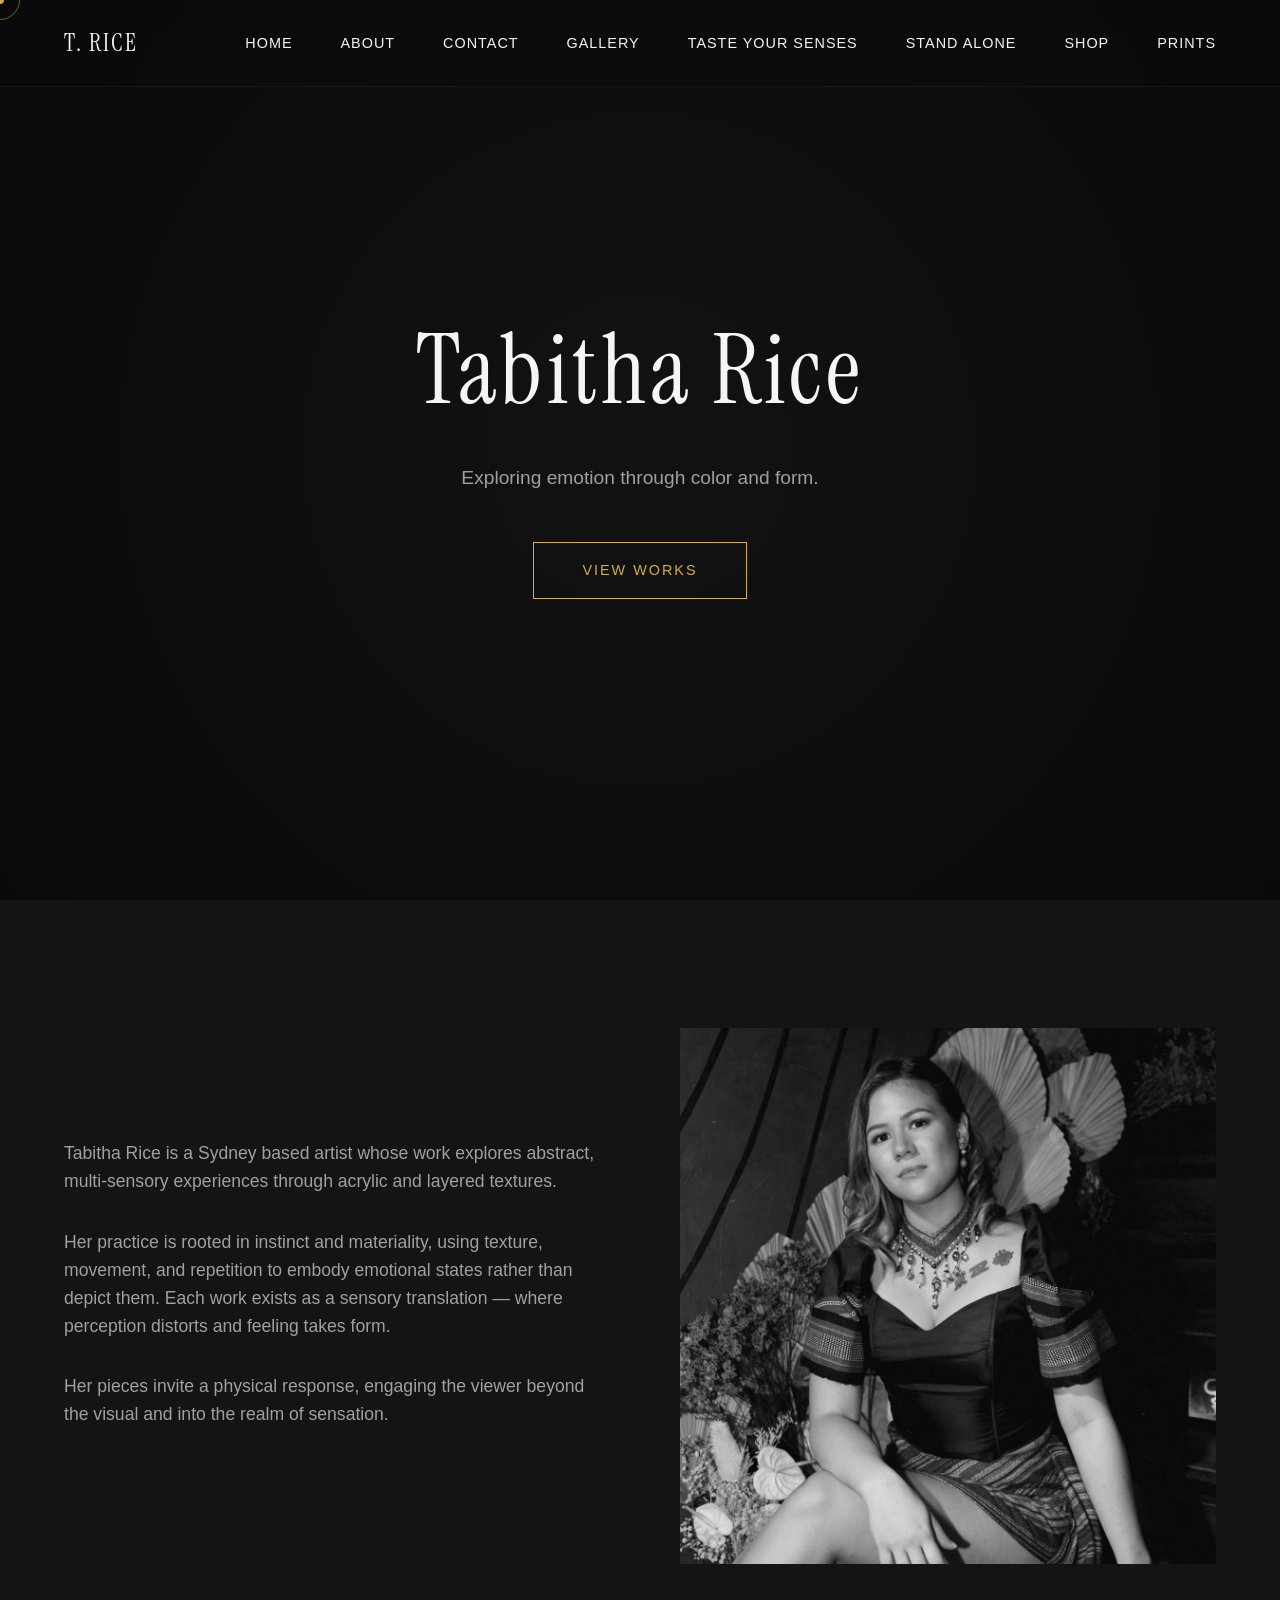
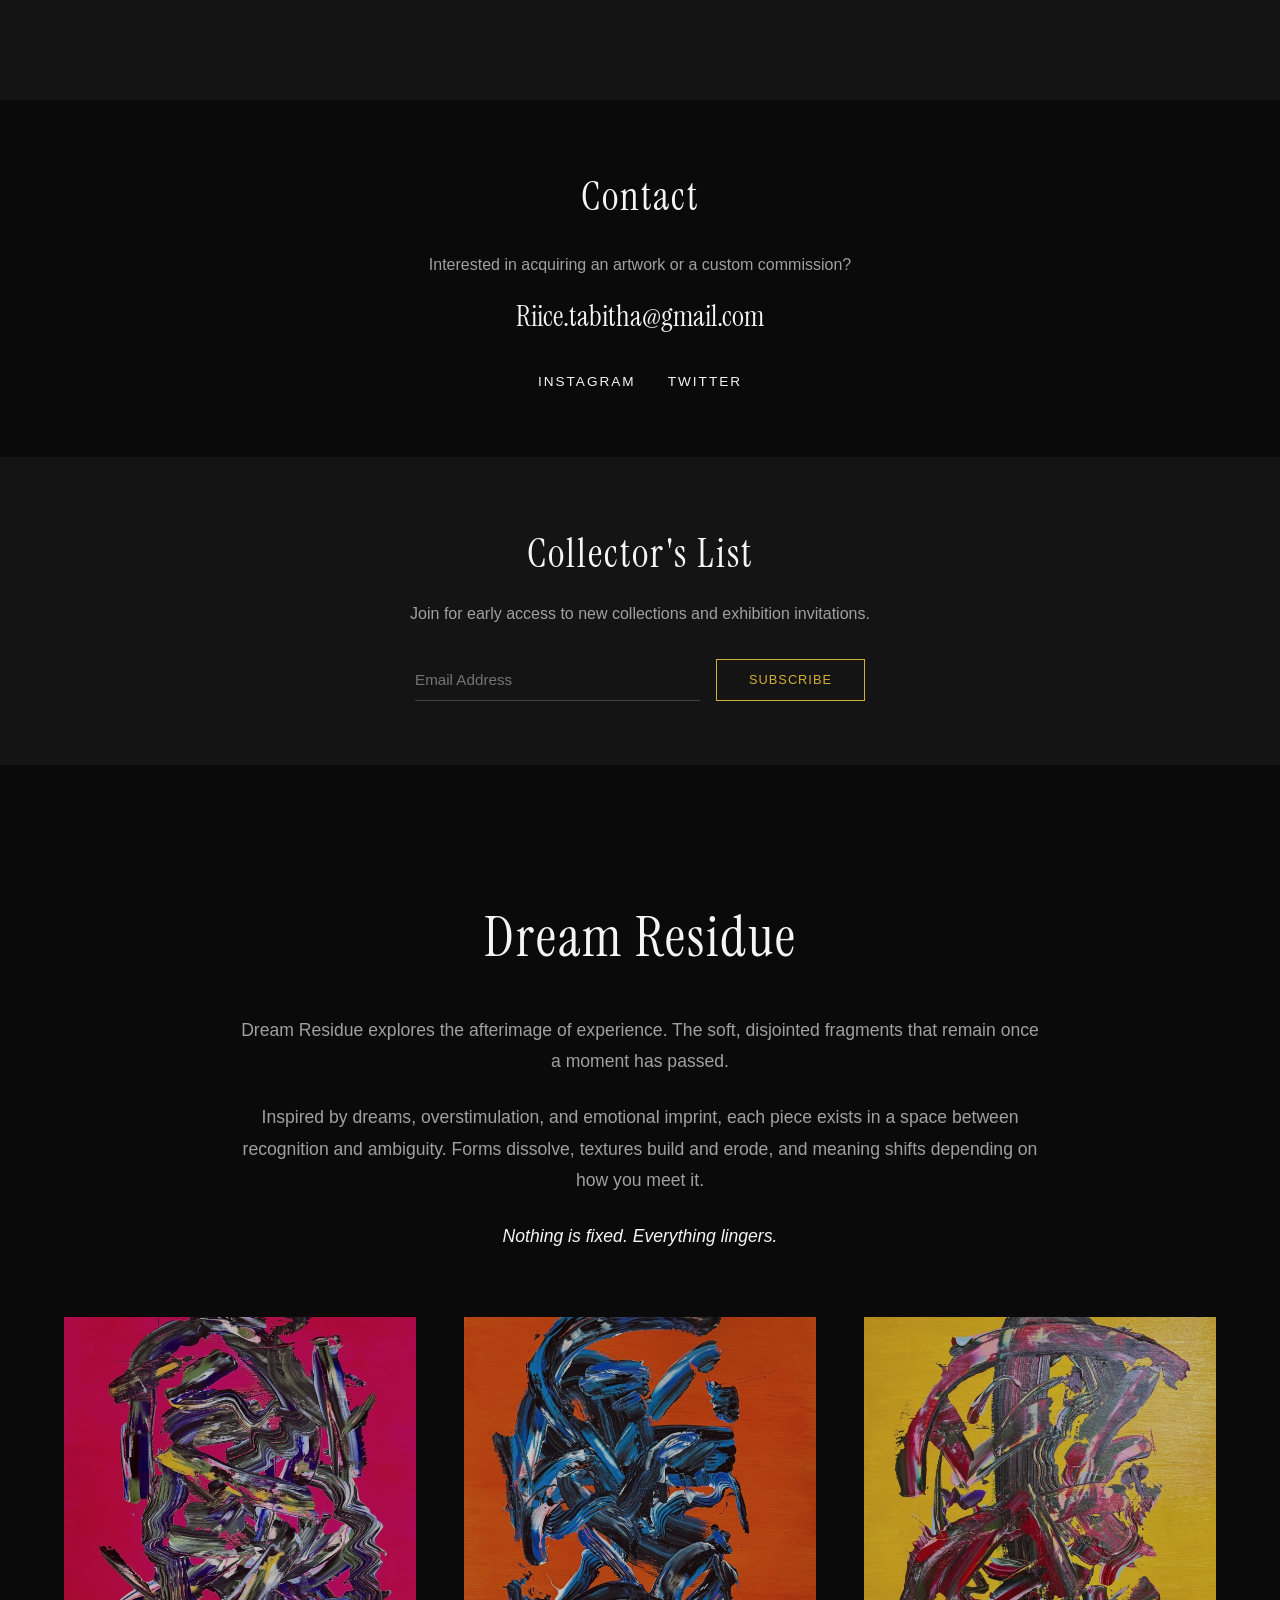
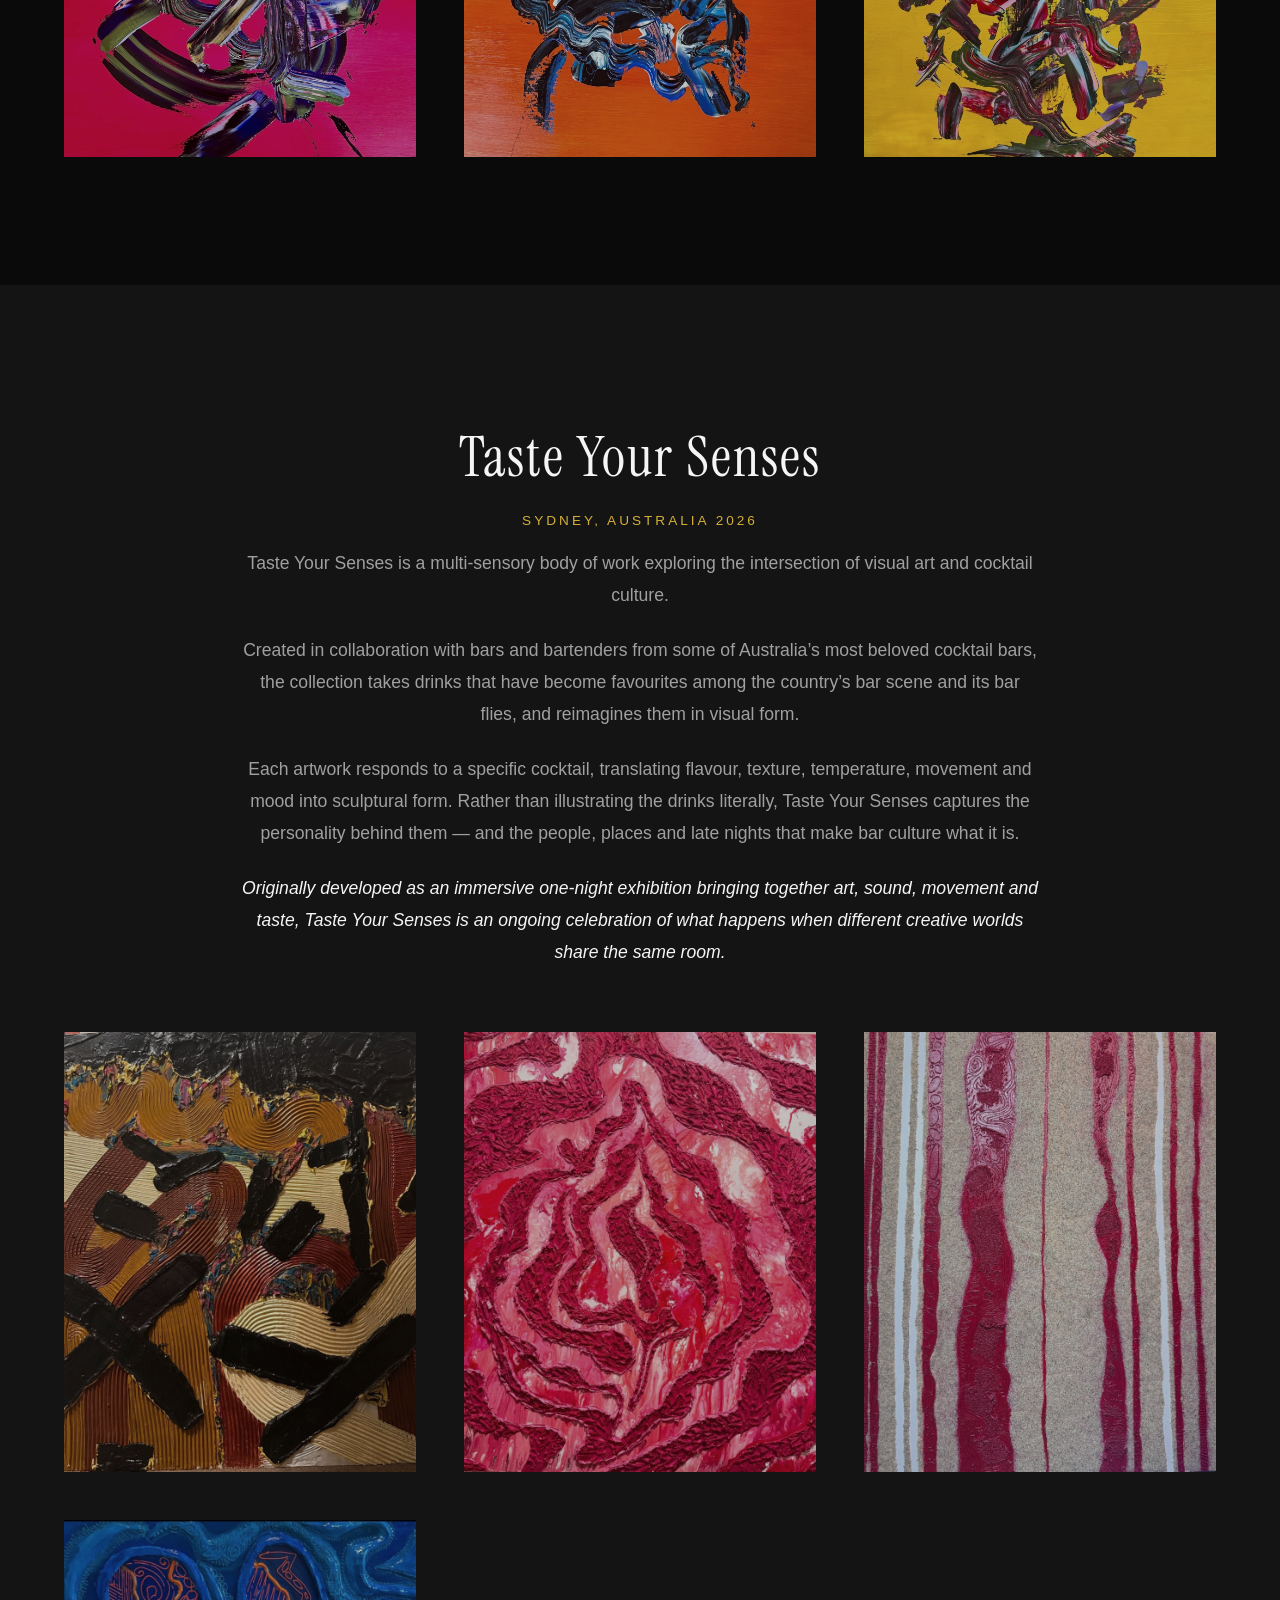
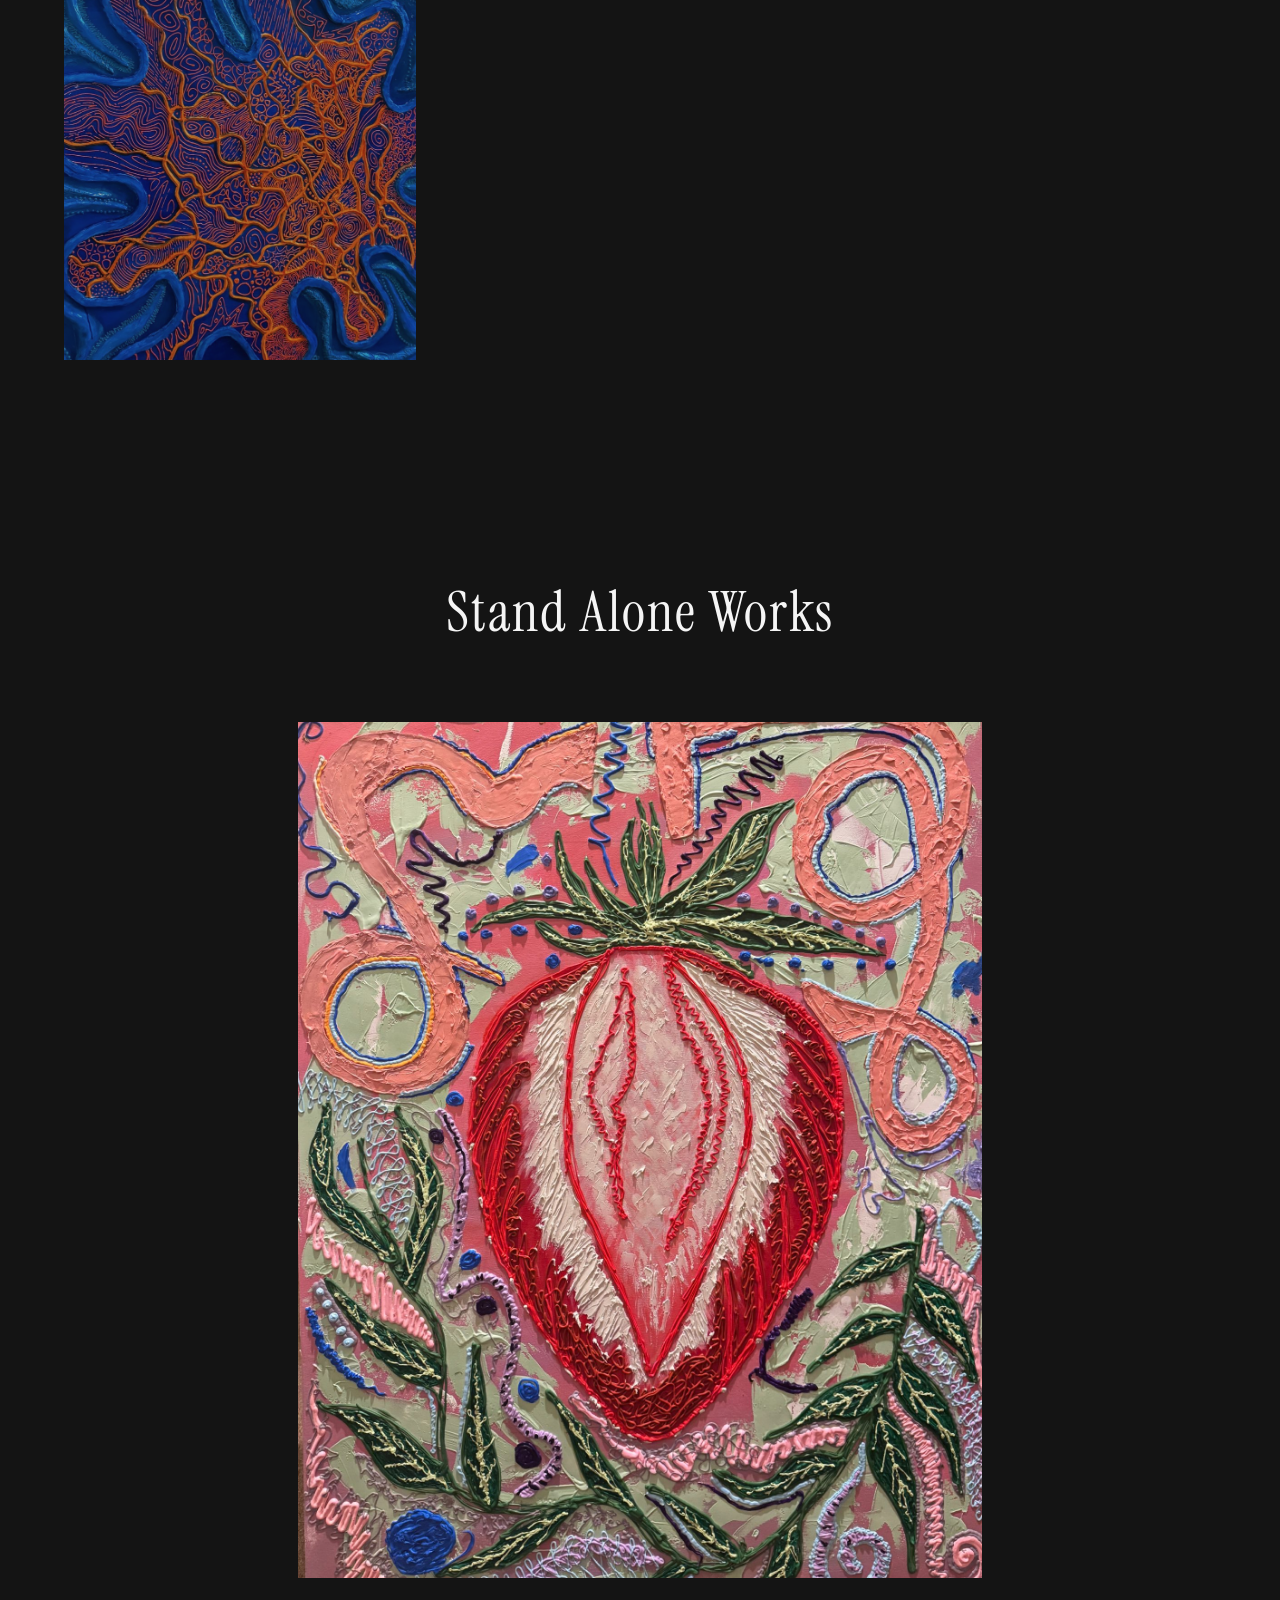
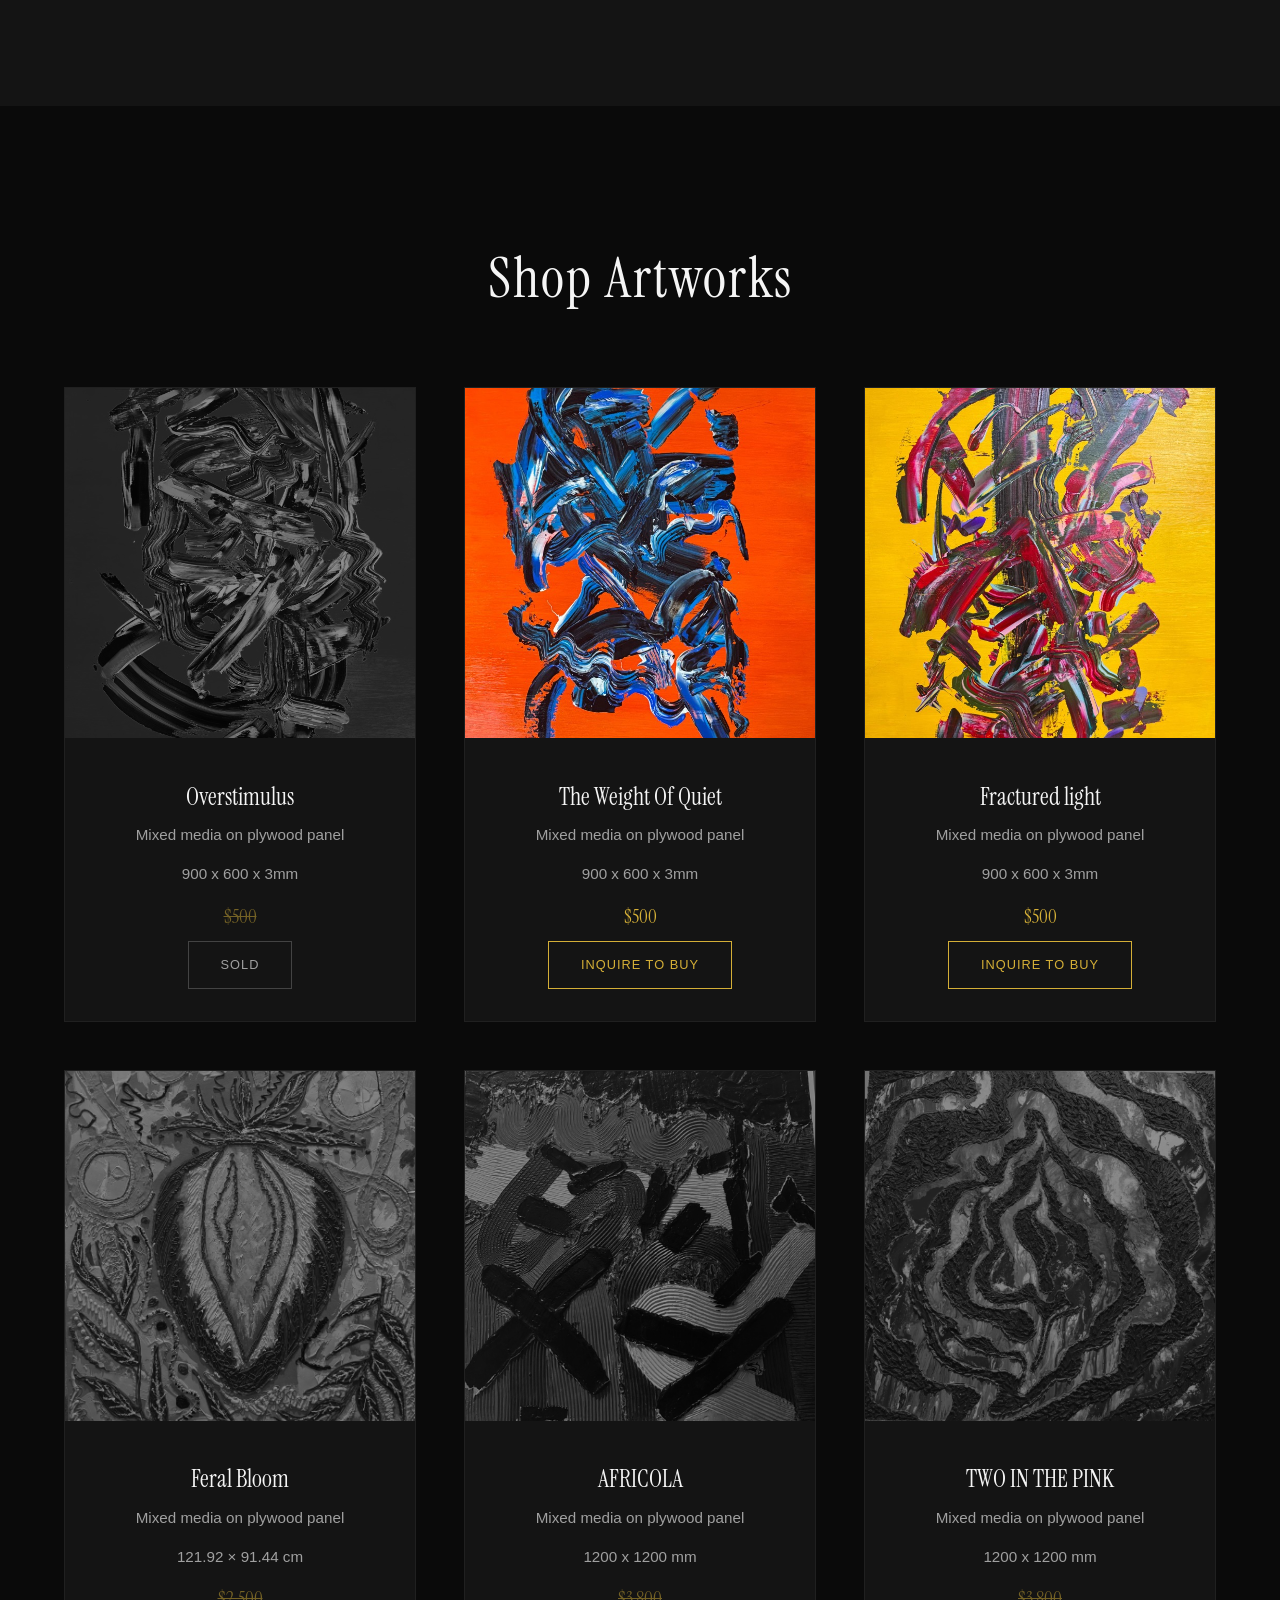
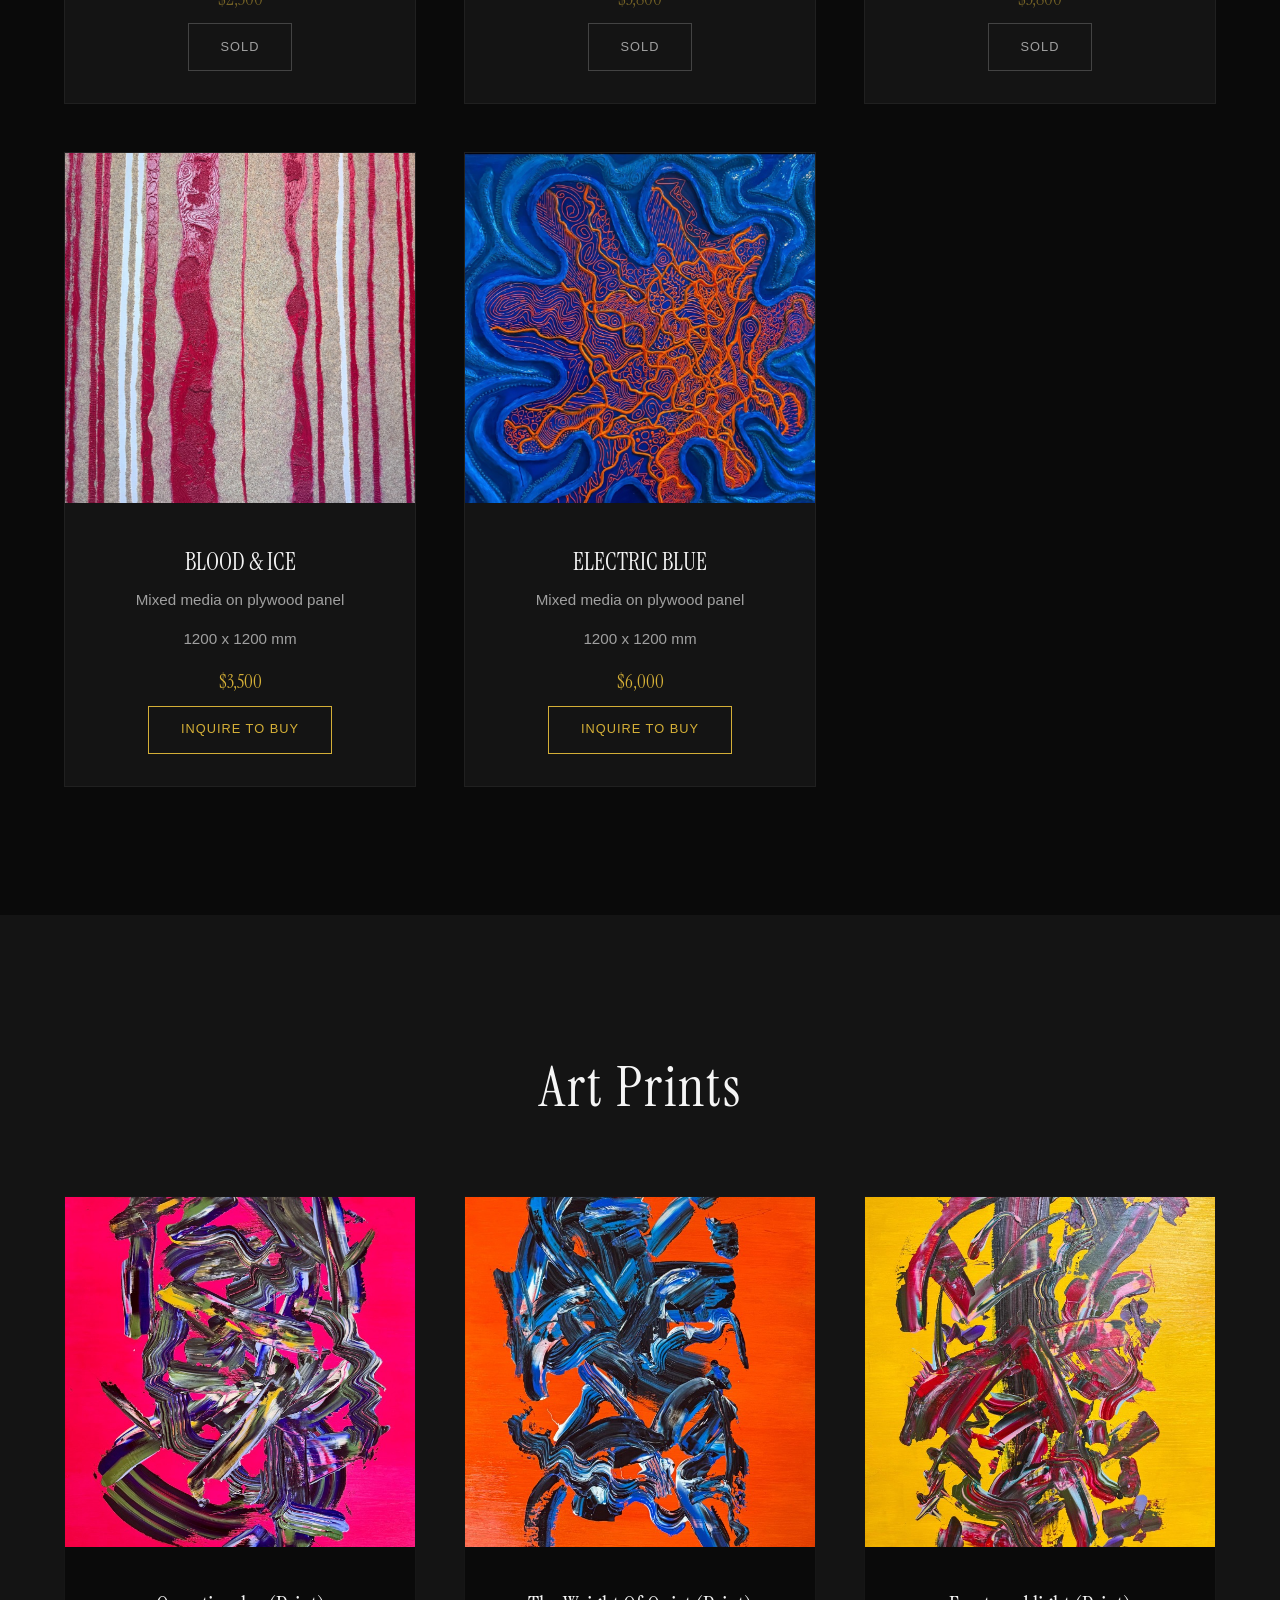
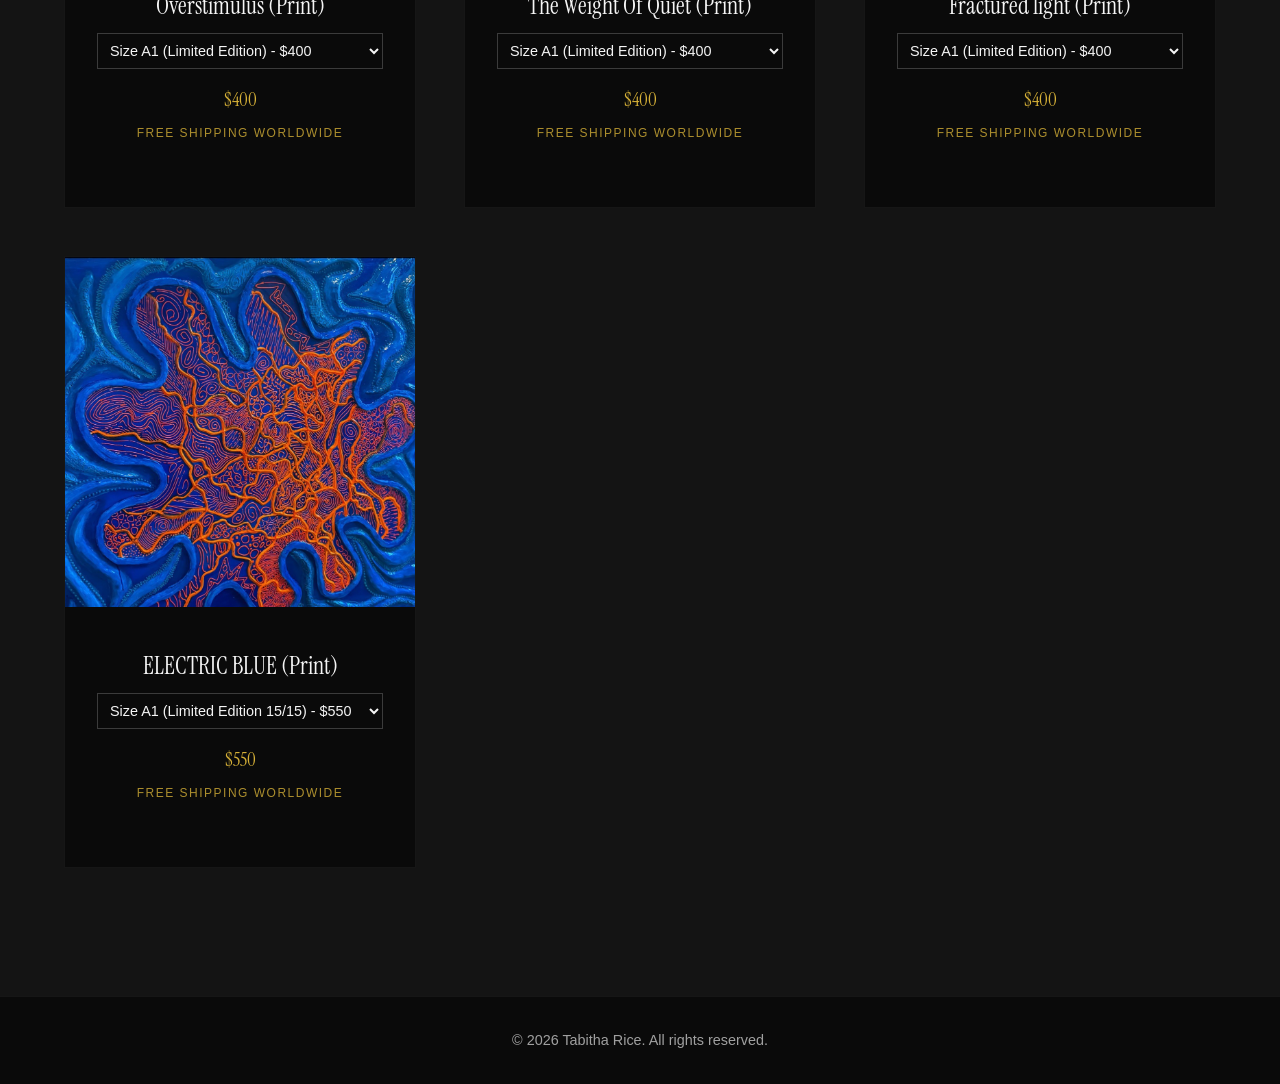
<file: index.html>
<!DOCTYPE html>
<html lang="en">

<head>
    <meta charset="UTF-8">
    <meta name="viewport" content="width=device-width, initial-scale=1.0">
    <title>Tabitha Rice | Visual Artist</title>
    <link rel="stylesheet" href="style.css">
    <!-- Google Fonts -->
    <link rel="preconnect" href="https://fonts.googleapis.com">
    <link rel="preconnect" href="https://fonts.gstatic.com" crossorigin>
    <link
        href="https://fonts.googleapis.com/css2?family=Instrument+Serif:ital@0;1&family=Inter:wght@300;400;500&display=swap"
        rel="stylesheet">
    <!-- PayPal SDK (Replace 'test' with your actual Client ID) -->
    <script
        src="https://www.paypal.com/sdk/js?client-id=Aft5gbvmr3WLkIUuDr2TZTgRlk5SdJ9Wl4DSk5i8VH_brYHB8sY_Dr0qUhQM_8bg1W9NO2iLf0wbmWFh&currency=USD&locale=en_US"></script>
</head>

<body>
    <!-- Custom Cursor -->
    <div class="cursor"></div>
    <div class="cursor-follower"></div>

    <!-- Navigation -->
    <nav class="navbar">
        <div class="logo">T. RICE</div>
        <div class="menu-toggle" id="mobile-menu">
            <span class="bar"></span>
            <span class="bar"></span>
            <span class="bar"></span>
        </div>
        <ul class="nav-links">
            <li><a href="#home">Home</a></li>
            <li><a href="#about">About</a></li>
            <li><a href="#contact">Contact</a></li>
            <li><a href="#gallery">Gallery</a></li>
            <li><a href="#taste-your-senses">Taste Your Senses</a></li>
            <li><a href="#standalone">Stand Alone</a></li>
            <li><a href="#shop">Shop</a></li>
            <li><a href="#prints">Prints</a></li>
            <li style="display: none;"><a href="#testimonials">Reviews</a></li>
        </ul>
    </nav>

    <!-- Hero Section -->
    <section id="home" class="hero">
        <div class="hero-content reveal">
            <h1>Tabitha Rice</h1>
            <p class="subtitle">Exploring emotion through color and form.</p>
            <a href="#gallery" class="btn-primary">View Works</a>
        </div>
        <div class="hero-bg"></div>
    </section>

    <!-- About Section -->
    <section id="about" class="about-section">
        <div class="about-container reveal">
            <div class="about-text">
                <p>Tabitha Rice is a Sydney based artist whose work explores abstract, multi-sensory experiences through
                    acrylic and layered textures.</p>
                <p>Her practice is rooted in instinct and materiality, using texture, movement, and repetition to embody
                    emotional states rather than depict them. Each work exists as a sensory translation — where
                    perception distorts and feeling takes form.</p>
                <p>Her pieces invite a physical response, engaging the viewer beyond the visual and into the realm of
                    sensation.</p>
            </div>
            <div class="about-image">
                <img src="assets/tabitha.jpeg" alt="Tabitha Rice" class="artist-img">
            </div>
        </div>
    </section>

    <!-- Contact Section -->
    <section id="contact" class="contact-section">
        <div class="contact-content reveal">
            <h2 class="section-title">Contact</h2>
            <p>Interested in acquiring an artwork or a custom commission?</p>
            <a href="mailto:Riice.tabitha@gmail.com" class="email-link">Riice.tabitha@gmail.com</a>
            <div class="social-links">
                <a href="https://www.instagram.com/tabsrice.art?igsh=cGNnMDNpeXY4Y21o" target="_blank"
                    rel="noopener noreferrer">Instagram</a>

                <a href="https://x.com/tabsriceart?s=21" target="_blank" rel="noopener noreferrer">Twitter</a>
            </div>
        </div>
    </section>

    <!-- Newsletter Section -->
    <section class="newsletter-section">
        <div class="newsletter-content reveal">
            <h2 class="section-title">Collector's List</h2>
            <p style="color: var(--text-secondary); margin-bottom: 2rem;">Join for early access to new collections and
                exhibition invitations.</p>
            <form class="newsletter-form">
                <input type="email" placeholder="Email Address" required>
                <button type="submit" class="btn-buy">Subscribe</button>
            </form>
        </div>
    </section>

    <!-- Gallery Section -->
    <section id="gallery" class="gallery-section">
        <h2 class="section-title reveal">Dream Residue</h2>
        <div class="collection-desc reveal">
            <p>Dream Residue explores the afterimage of experience. The soft, disjointed fragments that remain once a
                moment has passed.</p>
            <p>Inspired by dreams, overstimulation, and emotional imprint, each piece exists in a space between
                recognition and ambiguity. Forms dissolve, textures build and erode, and meaning shifts depending on how
                you meet it.</p>
            <p>Nothing is fixed. Everything lingers.</p>
        </div>
        <div class="gallery-grid">
            <div class="gallery-item reveal">
                <img src="assets/painting-1.jpg" alt="Vibrant Pink Abstraction" class="gallery-img">
                <div class="item-overlay">
                    <h3>Overstimulus</h3>
                    <p>Mixed media on plywood panel, 2026</p>
                </div>
            </div>
            <div class="gallery-item reveal">
                <img src="assets/painting-2.jpg" alt="The Weight Of Quiet" class="gallery-img">
                <div class="item-overlay">
                    <h3>The Weight Of Quiet</h3>
                    <p>Mixed media on plywood panel, 2026</p>
                </div>
            </div>
            <div class="gallery-item reveal">
                <img src="assets/painting-3.jpg" alt="Fractured light" class="gallery-img">
                <div class="item-overlay">
                    <h3>Fractured light</h3>
                    <p>Mixed media on plywood panel, 2026</p>
                </div>
            </div>

        </div>
    </section>

    <!-- Taste Your Senses Collection Section -->
    <section id="taste-your-senses" class="gallery-section" style="background-color: var(--surface-color);">
        <h2 class="section-title reveal" style="margin-bottom: 0.5rem;">Taste Your Senses</h2>
        <p class="reveal"
            style="text-align: center; color: var(--accent-color); text-transform: uppercase; letter-spacing: 3px; font-size: 0.85rem; margin-bottom: 3rem;">
            Sydney, Australia 2026</p>
        <div class="collection-desc reveal">
            <p>Taste Your Senses is a multi-sensory body of work exploring the intersection of visual art and cocktail
                culture.</p>
            <p>Created in collaboration with bars and bartenders from some of Australia’s most beloved cocktail bars,
                the collection takes drinks that have become favourites among the country’s bar scene and its bar flies,
                and reimagines them in visual form.</p>
            <p>Each artwork responds to a specific cocktail, translating flavour, texture, temperature, movement and
                mood into sculptural form. Rather than illustrating the drinks literally, Taste Your Senses captures the
                personality behind them — and the people, places and late nights that make bar culture what it is.</p>
            <p>Originally developed as an immersive one-night exhibition bringing together art, sound, movement and
                taste, Taste Your Senses is an ongoing celebration of what happens when different creative worlds share
                the same room.</p>
        </div>
        <div class="gallery-grid">
            <div class="gallery-item reveal">
                <img src="assets/africola.jpg" alt="AFRICOLA" class="gallery-img">
                <div class="item-overlay">
                    <h3>AFRICOLA</h3>
                    <p>Mixed media on plywood panel, 2026</p>
                </div>
            </div>
            <div class="gallery-item reveal">
                <img src="assets/two-in-the-pink.jpg" alt="TWO IN THE PINK" class="gallery-img">
                <div class="item-overlay">
                    <h3>TWO IN THE PINK</h3>
                    <p>Mixed media on plywood panel, 2026</p>
                </div>
            </div>
            <div class="gallery-item reveal">
                <img src="assets/blood-and-ice.jpg" alt="BLOOD & ICE" class="gallery-img">
                <div class="item-overlay">
                    <h3>BLOOD & ICE</h3>
                    <p>Mixed media on plywood panel, 2026</p>
                </div>
            </div>
            <div class="gallery-item reveal">
                <img src="assets/electric-blue.jpg" alt="ELECTRIC BLUE" class="gallery-img">
                <div class="item-overlay">
                    <h3>ELECTRIC BLUE</h3>
                    <p>Mixed media on plywood panel, 2026</p>
                </div>
            </div>
        </div>
    </section>

    <!-- Stand Alone Works Section -->
    <section id="standalone" class="gallery-section" style="background-color: var(--surface-color); padding-top: 5rem;">
        <h2 class="section-title reveal">Stand Alone Works</h2>
        <div class="reveal"
            style="display: flex; justify-content: center; align-items: center; max-width: 800px; margin: 0 auto; padding: 0 5%;">
            <div class="gallery-item" style="width: 100%; cursor: default;">
                <img src="assets/feral-bloom.jpg" alt="Feral Bloom" class="gallery-img"
                    style="filter: brightness(1) grayscale(0%);">
            </div>
        </div>
    </section>



    <!-- Shop Section -->
    <section id="shop" class="shop-section">
        <h2 class="section-title reveal">Shop Artworks</h2>
        <div class="shop-grid">
            <div class="product-card reveal sold">
                <img src="assets/painting-1.jpg" alt="Vibrant Pink Abstraction">
                <div class="product-info">
                    <h3>Overstimulus</h3>
                    <p class="product-desc">Mixed media on plywood panel</p>
                    <p class="product-desc">900 x 600 x 3mm</p>
                    <p class="price" style="text-decoration: line-through; opacity: 0.5;">$500</p>
                    <span class="btn-sold">SOLD</span>
                </div>
            </div>
            <div class="product-card reveal">
                <img src="assets/painting-2.jpg" alt="The Weight Of Quiet">
                <div class="product-info">
                    <h3>The Weight Of Quiet</h3>
                    <p class="product-desc">Mixed media on plywood panel</p>
                    <p class="product-desc">900 x 600 x 3mm</p>
                    <p class="price">$500</p>
                    <a href="mailto:Riice.tabitha@gmail.com?subject=Purchase%20Inquiry:%20The%20Weight%20Of%20Quiet"
                        class="btn-buy">Inquire to Buy</a>
                </div>
            </div>
            <div class="product-card reveal">
                <img src="assets/painting-3.jpg" alt="Fractured light">
                <div class="product-info">
                    <h3>Fractured light</h3>
                    <p class="product-desc">Mixed media on plywood panel</p>
                    <p class="product-desc">900 x 600 x 3mm</p>
                    <p class="price">$500</p>
                    <a href="mailto:Riice.tabitha@gmail.com?subject=Purchase%20Inquiry:%20Fractured%20light"
                        class="btn-buy">Inquire to Buy</a>
                </div>
            </div>
            <div class="product-card reveal sold">
                <img src="assets/feral-bloom.jpg" alt="Feral Bloom">
                <div class="product-info">
                    <h3>Feral Bloom</h3>
                    <p class="product-desc">Mixed media on plywood panel</p>
                    <p class="product-desc">121.92 × 91.44 cm</p>
                    <p class="price" style="text-decoration: line-through; opacity: 0.5;">$2,500</p>
                    <span class="btn-sold">SOLD</span>
                </div>
            </div>
            <div class="product-card reveal sold">
                <img src="assets/africola.jpg" alt="AFRICOLA">
                <div class="product-info">
                    <h3>AFRICOLA</h3>
                    <p class="product-desc">Mixed media on plywood panel</p>
                    <p class="product-desc">1200 x 1200 mm</p>
                    <p class="price" style="text-decoration: line-through; opacity: 0.5;">$3,800</p>
                    <span class="btn-sold">SOLD</span>
                </div>
            </div>
            <div class="product-card reveal sold">
                <img src="assets/two-in-the-pink.jpg" alt="TWO IN THE PINK">
                <div class="product-info">
                    <h3>TWO IN THE PINK</h3>
                    <p class="product-desc">Mixed media on plywood panel</p>
                    <p class="product-desc">1200 x 1200 mm</p>
                    <p class="price" style="text-decoration: line-through; opacity: 0.5;">$3,800</p>
                    <span class="btn-sold">SOLD</span>
                </div>
            </div>
            <div class="product-card reveal">
                <img src="assets/blood-and-ice.jpg" alt="BLOOD & ICE">
                <div class="product-info">
                    <h3>BLOOD & ICE</h3>
                    <p class="product-desc">Mixed media on plywood panel</p>
                    <p class="product-desc">1200 x 1200 mm</p>
                    <p class="price">$3,500</p>
                    <a href="mailto:Riice.tabitha@gmail.com?subject=Purchase%20Inquiry:%20BLOOD%20%26%20ICE"
                        class="btn-buy">Inquire to Buy</a>
                </div>
            </div>
            <div class="product-card reveal">
                <img src="assets/electric-blue.jpg" alt="ELECTRIC BLUE">
                <div class="product-info">
                    <h3>ELECTRIC BLUE</h3>
                    <p class="product-desc">Mixed media on plywood panel</p>
                    <p class="product-desc">1200 x 1200 mm</p>
                    <p class="price">$6,000</p>
                    <a href="mailto:Riice.tabitha@gmail.com?subject=Purchase%20Inquiry:%20ELECTRIC%20BLUE"
                        class="btn-buy">Inquire to Buy</a>
                </div>
            </div>
        </div>
    </section>



    <!-- Prints Section -->
    <section id="prints" class="shop-section" style="background-color: var(--surface-color);">
        <h2 class="section-title reveal">Art Prints</h2>
        <div class="shop-grid">
            <div class="product-card reveal" style="background-color: var(--bg-color);">
                <img src="assets/painting-1.jpg" alt="Vibrant Pink Abstraction Print">
                <div class="product-info">
                    <h3>Overstimulus (Print)</h3>
                    <select class="size-selector" data-print-name="Overstimulus Print">
                        <option value="A4" data-price="80">Size A4 - $80</option>
                        <option value="A3" data-price="100">Size A3 - $100</option>
                        <option value="A2" data-price="140">Size A2 - $140</option>
                        <option value="A1" data-price="400" selected>Size A1 (Limited Edition) - $400</option>
                    </select>
                    <p class="price">$400</p>
                    <p class="shipping-notice">Free Shipping Worldwide</p>
                    <div id="paypal-button-container-1" class="paypal-container"></div>
                </div>
            </div>
            <div class="product-card reveal" style="background-color: var(--bg-color);">
                <img src="assets/painting-2.jpg" alt="The Weight Of Quiet Print">
                <div class="product-info">
                    <h3>The Weight Of Quiet (Print)</h3>
                    <select class="size-selector" data-print-name="The Weight Of Quiet Print">
                        <option value="A4" data-price="80">Size A4 - $80</option>
                        <option value="A3" data-price="100">Size A3 - $100</option>
                        <option value="A2" data-price="140">Size A2 - $140</option>
                        <option value="A1" data-price="400" selected>Size A1 (Limited Edition) - $400</option>
                    </select>
                    <p class="price">$400</p>
                    <p class="shipping-notice">Free Shipping Worldwide</p>
                    <div id="paypal-button-container-2" class="paypal-container"></div>
                </div>
            </div>
            <div class="product-card reveal" style="background-color: var(--bg-color);">
                <img src="assets/painting-3.jpg" alt="Fractured light Print">
                <div class="product-info">
                    <h3>Fractured light (Print)</h3>
                    <select class="size-selector" data-print-name="Fractured light Print">
                        <option value="A4" data-price="80">Size A4 - $80</option>
                        <option value="A3" data-price="100">Size A3 - $100</option>
                        <option value="A2" data-price="140">Size A2 - $140</option>
                        <option value="A1" data-price="400" selected>Size A1 (Limited Edition) - $400</option>
                    </select>
                    <p class="price">$400</p>
                    <p class="shipping-notice">Free Shipping Worldwide</p>
                    <div id="paypal-button-container-3" class="paypal-container"></div>
                </div>
            </div>
            <div class="product-card reveal" style="background-color: var(--bg-color);">
                <img src="assets/electric-blue.jpg" alt="ELECTRIC BLUE Print">
                <div class="product-info">
                    <h3>ELECTRIC BLUE (Print)</h3>
                    <select class="size-selector" data-print-name="ELECTRIC BLUE Print">
                        <option value="A4" data-price="100">Size A4 - $100</option>
                        <option value="A3" data-price="180">Size A3 - $180</option>
                        <option value="A2" data-price="280">Size A2 - $280</option>
                        <option value="A1" data-price="550" selected>Size A1 (Limited Edition 15/15) - $550</option>
                    </select>
                    <p class="price">$550</p>
                    <p class="shipping-notice">Free Shipping Worldwide</p>
                    <div id="paypal-button-container-4" class="paypal-container"></div>
                </div>
            </div>
        </div>
    </section>

    <!-- Testimonials / Collector Perspectives Section -->
    <section id="testimonials" class="testimonials-section" style="display: none;">
        <h2 class="section-title reveal">Collector Perspectives</h2>
        <div class="testimonials-grid">
            <div class="testimonial-card reveal">
                <p class="testimonial-quote">"The depth and texture of 'Overstimulus' are even more stunning in person.
                    It has completely transformed our living space, shifting with the light throughout the day. A truly
                    remarkable acquisition."</p>
                <div class="testimonial-author">
                    <span class="author-name">Sarah M.</span>
                    <span class="author-location">New York, USA</span>
                </div>
            </div>
            <div class="testimonial-card reveal">
                <p class="testimonial-quote">"I purchased the limited edition A1 print of 'The Weight Of Quiet'. The
                    print quality is museum-grade, and the free worldwide shipping was incredibly fast and secure.
                    Absolutely thrilled."</p>
                <div class="testimonial-author">
                    <span class="author-name">Marcus K.</span>
                    <span class="author-location">Berlin, Germany</span>
                </div>
            </div>
            <div class="testimonial-card reveal">
                <p class="testimonial-quote">"Tabitha's work is a masterclass in emotional texture. Dealing with her for
                    the inquiry of 'Fractured light' was seamless. Her art speaks to the senses in a way few other
                    abstract works do."</p>
                <div class="testimonial-author">
                    <span class="author-name">Elena R.</span>
                    <span class="author-location">Sydney, Australia</span>
                </div>
            </div>
        </div>

        <!-- Review Submission Form -->
        <div class="review-form-wrapper reveal">
            <h3 class="review-form-title">Share Your Experience</h3>
            <p class="review-form-subtitle">Purchased an artwork? We'd love to hear from you.</p>
            <form id="review-form" class="review-form" action="https://formspree.io/f/maqzoepn" method="POST">
                <div class="form-row">
                    <div class="form-group">
                        <input type="text" name="name" id="reviewer-name" placeholder="Your Name" required>
                    </div>
                    <div class="form-group">
                        <input type="text" name="location" id="reviewer-location" placeholder="City, Country">
                    </div>
                </div>
                <div class="form-group">
                    <textarea name="review" id="reviewer-text" rows="4"
                        placeholder="Tell us about your experience with the artwork..." required></textarea>
                </div>
                <button type="submit" class="btn-submit-review">Submit Review</button>
            </form>
            <div id="review-success" class="review-success" style="display: none;">
                <span class="success-icon">✓</span>
                <p>Thank you for sharing your experience! Your review has been received.</p>
            </div>
        </div>
    </section>

    <footer>
        <p>&copy; 2026 Tabitha Rice. All rights reserved.</p>
    </footer>

    <!-- Lightbox Modal -->
    <div id="lightbox" class="lightbox">
        <span class="close-lightbox">&times;</span>
        <div class="lightbox-container">
            <img class="lightbox-content" id="lightbox-img">
            <div id="lightbox-caption"></div>
        </div>
    </div>

    <script src="main.js"></script>
</body>

</html>
</file>
<file: style.css>
/* =========================================
   Variables & Design System
   ========================================= */
:root {
    /* Colors */
    --bg-color: #0a0a0a;
    --surface-color: #141414;
    --text-primary: #f5f5f5;
    --text-secondary: #a0a0a0;
    --accent-color: #d4af37; /* Gold accent */
    
    /* Typography */
    --font-heading: 'Instrument Serif', serif;
    --font-body: 'Helvetica Neue', Helvetica, Arial, sans-serif;
    
    /* Transitions */
    --transition-slow: 0.8s cubic-bezier(0.16, 1, 0.3, 1);
    --transition-fast: 0.3s ease;
}

/* =========================================
   Global Styles
   ========================================= */
* {
    margin: 0;
    padding: 0;
    box-sizing: border-box;
}

html {
    scroll-behavior: smooth;
}

body {
    background-color: var(--bg-color);
    color: var(--text-primary);
    font-family: var(--font-body);
    line-height: 1.6;
    overflow-x: hidden;
    cursor: none; /* Hide default cursor for custom one */
}

h1, h2, h3, h4, h5, h6 {
    font-family: var(--font-heading);
    font-weight: 400;
}

a {
    color: var(--text-primary);
    text-decoration: none;
    transition: color var(--transition-fast);
}

a:hover {
    color: var(--accent-color);
}

/* =========================================
   Custom Cursor
   ========================================= */
.cursor {
    width: 8px;
    height: 8px;
    background-color: var(--accent-color);
    border-radius: 50%;
    position: fixed;
    pointer-events: none;
    z-index: 9999;
    transform: translate(-50%, -50%);
    transition: width 0.2s, height 0.2s, background-color 0.2s;
}

.cursor-follower {
    width: 40px;
    height: 40px;
    border: 1px solid rgba(212, 175, 55, 0.5);
    border-radius: 50%;
    position: fixed;
    pointer-events: none;
    z-index: 9998;
    transform: translate(-50%, -50%);
    transition: transform 0.1s ease-out;
}

.cursor.hovering {
    width: 60px;
    height: 60px;
    background-color: rgba(212, 175, 55, 0.1);
    border: 1px solid var(--accent-color);
    mix-blend-mode: difference;
}

/* =========================================
   Navigation
   ========================================= */
.navbar {
    position: fixed;
    top: 0;
    left: 0;
    width: 100%;
    display: flex;
    justify-content: space-between;
    align-items: center;
    padding: 1.5rem 5%;
    z-index: 1000;
    background-color: rgba(10, 10, 10, 0.5);
    backdrop-filter: blur(15px);
    -webkit-backdrop-filter: blur(15px);
    border-bottom: 1px solid rgba(255, 255, 255, 0.05);
    transition: all 0.4s ease;
}

.navbar.scrolled {
    padding: 1rem 5%;
    background-color: rgba(10, 10, 10, 0.9);
}

.logo {
    font-family: var(--font-heading);
    font-size: 1.5rem;
    letter-spacing: 2px;
    text-transform: uppercase;
}

.nav-links {
    display: flex;
    list-style: none;
    gap: 3rem;
}

.nav-links a {
    font-size: 0.9rem;
    letter-spacing: 1px;
    text-transform: uppercase;
}

/* --- Mobile Menu Toggle --- */
.menu-toggle {
    display: none;
    flex-direction: column;
    cursor: pointer;
    gap: 6px;
    padding: 10px;
}

.menu-toggle .bar {
    width: 25px;
    height: 1px;
    background-color: var(--text-primary);
    transition: all 0.3s ease;
}

/* Mobile Animation */
.menu-toggle.is-active .bar:nth-child(1) {
    transform: translateY(7px) rotate(45deg);
}
.menu-toggle.is-active .bar:nth-child(2) {
    opacity: 0;
}
.menu-toggle.is-active .bar:nth-child(3) {
    transform: translateY(-7px) rotate(-45deg);
}

@media (max-width: 768px) {
    .menu-toggle {
        display: flex;
    }

    .nav-links {
        display: none;
        position: absolute;
        top: 100%;
        left: 0;
        width: 100%;
        background-color: rgba(10, 10, 10, 0.98);
        flex-direction: column;
        padding: 3rem 5%;
        gap: 2rem;
        border-bottom: 1px solid rgba(255, 255, 255, 0.1);
        text-align: center;
        backdrop-filter: blur(20px);
        -webkit-backdrop-filter: blur(20px);
    }

    .nav-links.active {
        display: flex;
    }
}

/* =========================================
   Hero Section
   ========================================= */
.hero {
    height: 100vh;
    display: flex;
    align-items: center;
    justify-content: center;
    position: relative;
    overflow: hidden;
}

.hero-content {
    text-align: center;
    z-index: 2;
}

.hero h1 {
    font-size: 6rem;
    margin-bottom: 1rem;
    letter-spacing: 4px;
    opacity: 0;
    transform: translateY(30px);
    animation: fadeUp 1.2s cubic-bezier(0.16, 1, 0.3, 1) forwards;
}

.hero .subtitle {
    font-size: 1.2rem;
    color: var(--text-secondary);
    margin-bottom: 3rem;
    max-width: 500px;
    margin-left: auto;
    margin-right: auto;
    opacity: 0;
    transform: translateY(30px);
    animation: fadeUp 1.2s cubic-bezier(0.16, 1, 0.3, 1) 0.3s forwards;
}

.btn-primary {
    display: inline-block;
    padding: 1rem 3rem;
    border: 1px solid var(--accent-color);
    color: var(--accent-color);
    text-transform: uppercase;
    letter-spacing: 2px;
    font-size: 0.9rem;
    position: relative;
    overflow: hidden;
    transition: all 0.4s ease;
    opacity: 0;
    animation: fadeUp 1.2s cubic-bezier(0.16, 1, 0.3, 1) 0.6s forwards;
}

.btn-primary:hover {
    background-color: var(--accent-color);
    color: var(--bg-color);
}

.hero-bg {
    position: absolute;
    top: 0;
    left: 0;
    width: 100%;
    height: 100%;
    background: radial-gradient(circle at center, rgba(20,20,20,0.8) 0%, rgba(10,10,10,1) 100%);
    z-index: 1;
}

/* =========================================
   Gallery Section
   ========================================= */
.section-title {
    font-size: 3.5rem;
    text-align: center;
    margin-bottom: 4rem;
    letter-spacing: 2px;
}

.gallery-section {
    padding: 8rem 5%;
    background-color: var(--bg-color);
}

.collection-desc {
    max-width: 800px;
    margin: -2rem auto 4rem;
    text-align: center;
    color: var(--text-secondary);
    font-size: 1.1rem;
    line-height: 1.8;
}

.collection-desc p {
    margin-bottom: 1.5rem;
}

.collection-desc p:last-child {
    margin-bottom: 0;
    font-style: italic;
    color: var(--text-primary);
}

.gallery-grid {
    display: grid;
    grid-template-columns: repeat(auto-fit, minmax(350px, 1fr));
    gap: 3rem;
}

.gallery-item {
    position: relative;
    overflow: hidden;
    cursor: none;
    aspect-ratio: 4/5;
}

.gallery-img {
    width: 100%;
    height: 100%;
    object-fit: cover;
    transition: transform var(--transition-slow), filter var(--transition-slow);
    filter: brightness(0.8) grayscale(20%);
}

.gallery-item:hover .gallery-img {
    transform: scale(1.05);
    filter: brightness(1) grayscale(0%);
}

.item-overlay {
    position: absolute;
    bottom: 0;
    left: 0;
    width: 100%;
    padding: 2rem;
    background: linear-gradient(to top, rgba(0,0,0,0.9), transparent);
    transform: translateY(100%);
    transition: transform var(--transition-slow);
}

.gallery-item:hover .item-overlay {
    transform: translateY(0);
}

.item-overlay h3 {
    font-size: 1.8rem;
    margin-bottom: 0.5rem;
}

.item-overlay p {
    color: var(--accent-color);
    font-size: 0.9rem;
    font-family: var(--font-body);
}

.item-overlay .artwork-desc {
    color: var(--text-secondary);
    font-size: 0.85rem;
    margin-top: 0.5rem;
    line-height: 1.4;
}

/* =========================================
   Shop Section
   ========================================= */
.shop-section {
    padding: 8rem 5%;
    background-color: var(--bg-color);
}

.shop-grid {
    display: grid;
    grid-template-columns: repeat(auto-fit, minmax(320px, 1fr));
    gap: 3rem;
    max-width: 1200px;
    margin: 0 auto;
}

.product-card {
    background-color: var(--surface-color);
    border: 1px solid rgba(255,255,255,0.05);
    transition: transform var(--transition-fast);
}

.product-card:hover {
    transform: translateY(-10px);
}

.product-card img {
    width: 100%;
    height: 350px;
    object-fit: cover;
}

.product-info {
    padding: 2rem;
    text-align: center;
}

.product-info h3 {
    font-size: 1.5rem;
    margin-bottom: 0.5rem;
}

.product-desc {
    font-size: 0.95rem;
    color: var(--text-secondary);
    margin-bottom: 1rem;
    line-height: 1.5;
}

.price {
    color: var(--accent-color);
    font-size: 1.2rem;
    font-family: var(--font-heading);
    margin-bottom: 0.5rem;
}

.shipping-notice {
    font-size: 0.75rem;
    text-transform: uppercase;
    letter-spacing: 1.5px;
    color: var(--accent-color);
    margin-bottom: 1.5rem;
    font-weight: 500;
    opacity: 0.8;
}

.size-selector {
    width: 100%;
    padding: 0.5rem;
    margin-bottom: 1rem;
    background-color: var(--bg-color);
    color: var(--text-primary);
    border: 1px solid rgba(255,255,255,0.2);
    font-family: var(--font-body);
    font-size: 0.9rem;
    outline: none;
    cursor: pointer;
}

.size-selector:focus {
    border-color: var(--accent-color);
}

.paypal-container {
    margin-top: 2rem;
    max-width: 100%;
}

.btn-buy {
    display: inline-block;
    padding: 0.8rem 2rem;
    background-color: transparent;
    border: 1px solid var(--accent-color);
    color: var(--accent-color);
    text-transform: uppercase;
    letter-spacing: 1px;
    font-size: 0.8rem;
    transition: all 0.3s ease;
    cursor: none;
}

.btn-buy:hover {
    background-color: var(--accent-color);
    color: var(--bg-color);
}

.product-card.sold img {
    filter: grayscale(1) brightness(0.6);
}

.btn-sold {
    display: inline-block;
    padding: 0.8rem 2rem;
    border: 1px solid rgba(255, 255, 255, 0.2);
    color: var(--text-secondary);
    text-transform: uppercase;
    letter-spacing: 1px;
    font-size: 0.8rem;
    cursor: default;
}

/* =========================================
   About Section
   ========================================= */
.about-section {
    padding: 8rem 5%;
    background-color: var(--surface-color);
}

.about-container {
    display: grid;
    grid-template-columns: 1fr 1fr;
    gap: 5rem;
    max-width: 1200px;
    margin: 0 auto;
    align-items: center;
}

.about-text p {
    margin-bottom: 2rem;
    font-size: 1.1rem;
    color: var(--text-secondary);
}

.about-image {
    position: relative;
}

.artist-img {
    width: 100%;
    height: auto;
    filter: grayscale(100%);
    transition: filter var(--transition-slow);
}

.about-image:hover .artist-img {
    filter: grayscale(0%);
}

/* =========================================
   Contact Section
   ========================================= */
.contact-section {
    padding: 4rem 5%;
    text-align: center;
    background-color: var(--bg-color);
}

.contact-section .section-title {
    font-size: 2.5rem;
    margin-bottom: 1.5rem;
}

.contact-content p {
    font-size: 1rem;
    color: var(--text-secondary);
    margin-bottom: 1rem;
}

.email-link {
    font-family: var(--font-heading);
    font-size: 1.8rem;
    display: block;
    margin-bottom: 2rem;
    position: relative;
    display: inline-block;
}

.email-link::after {
    content: '';
    position: absolute;
    bottom: -5px;
    left: 0;
    width: 0%;
    height: 1px;
    background-color: var(--accent-color);
    transition: width var(--transition-slow);
}

.email-link:hover::after {
    width: 100%;
}

.social-links {
    display: flex;
    justify-content: center;
    gap: 2rem;
}

.social-links a {
    text-transform: uppercase;
    letter-spacing: 2px;
    font-size: 0.85rem;
}

/* =========================================
   Newsletter Section
   ========================================= */
.newsletter-section {
    padding: 4rem 5%;
    text-align: center;
    background-color: var(--surface-color);
}

.newsletter-section .section-title {
    font-size: 2.5rem;
    margin-bottom: 1rem;
}

.newsletter-form {
    display: flex;
    max-width: 450px;
    margin: 1.5rem auto 0;
    gap: 1rem;
}

.newsletter-form input {
    flex: 1;
    background: transparent;
    border: none;
    border-bottom: 1px solid rgba(255,255,255,0.2);
    color: var(--text-primary);
    padding: 0.6rem 0;
    font-family: var(--font-body);
    font-size: 0.95rem;
    outline: none;
    transition: border-color 0.3s ease;
}

.newsletter-form input:focus {
    border-color: var(--accent-color);
}

.newsletter-form .btn-buy {
    white-space: nowrap;
    cursor: none;
}

@media (max-width: 600px) {
    .newsletter-form {
        flex-direction: column;
        gap: 2rem;
    }
}

/* =========================================
   Footer
   ========================================= */
footer {
    text-align: center;
    padding: 2rem;
    border-top: 1px solid rgba(255,255,255,0.05);
    color: var(--text-secondary);
    font-size: 0.9rem;
}

/* =========================================
   Lightbox
   ========================================= */
.lightbox {
    display: none;
    position: fixed;
    z-index: 2000;
    left: 0;
    top: 0;
    width: 100%;
    height: 100%;
    overflow-y: auto;
    background-color: rgba(0, 0, 0, 0.93);
    backdrop-filter: blur(8px);
    padding: 4rem 6vw;
    box-sizing: border-box;
}

.lightbox.active {
    display: flex;
    align-items: center;
    justify-content: flex-start;
}

.lightbox-container {
    display: flex;
    flex-direction: column;
    align-items: flex-start;
    max-width: 70vw;
    animation: zoomIn 0.4s cubic-bezier(0.16, 1, 0.3, 1);
}

.lightbox-content {
    margin: 0;
    display: block;
    max-width: 100%;
    max-height: 75vh;
    object-fit: contain;
    border-radius: 2px;
    box-shadow: 0 10px 30px rgba(0, 0, 0, 0.5);
}

#lightbox-caption {
    margin-top: 1.5rem;
    margin-left: 0;
    display: block;
    width: 100%;
    text-align: left;
    color: var(--text-primary);
    padding: 0;
    font-family: var(--font-heading);
    font-size: 1.8rem;
    letter-spacing: 0.5px;
}

@media (max-width: 768px) {
    .lightbox {
        padding: 3rem 1.5rem;
    }
    .lightbox-container {
        max-width: 100%;
    }
    .lightbox-content {
        max-height: 65vh;
    }
    #lightbox-caption {
        font-size: 1.4rem;
    }
}

.close-lightbox {
    position: absolute;
    top: 30px;
    right: 40px;
    color: #f1f1f1;
    font-size: 40px;
    font-weight: 300;
    transition: color 0.3s;
    cursor: pointer;
}

.close-lightbox:hover {
    color: var(--accent-color);
}

/* =========================================
   Animations & Utilities
   ========================================= */
@keyframes fadeUp {
    from {
        opacity: 0;
        transform: translateY(30px);
    }
    to {
        opacity: 1;
        transform: translateY(0);
    }
}

@keyframes zoomIn {
    from { transform: scale(0.9); opacity: 0; }
    to { transform: scale(1); opacity: 1; }
}

.reveal {
    opacity: 0;
    transform: translateY(50px);
    transition: all 1s cubic-bezier(0.16, 1, 0.3, 1);
}

.reveal.active {
    opacity: 1;
    transform: translateY(0);
}

/* =========================================
   Testimonials / Collector Perspectives
   ========================================= */
.testimonials-section {
    padding: 8rem 5%;
    background-color: var(--surface-color);
}

.testimonials-grid {
    display: grid;
    grid-template-columns: repeat(auto-fit, minmax(300px, 1fr));
    gap: 2.5rem;
    max-width: 1200px;
    margin: 0 auto 5rem;
}

.testimonial-card {
    background-color: var(--bg-color);
    padding: 2.5rem;
    border: 1px solid rgba(255, 255, 255, 0.05);
    display: flex;
    flex-direction: column;
    justify-content: space-between;
    transition: transform var(--transition-fast), border-color var(--transition-fast);
}

.testimonial-card:hover {
    transform: translateY(-5px);
    border-color: rgba(212, 175, 55, 0.3);
}

.testimonial-quote {
    font-family: var(--font-heading);
    font-size: 1.25rem;
    line-height: 1.6;
    color: var(--text-primary);
    margin-bottom: 2rem;
    font-style: italic;
}

.testimonial-author {
    display: flex;
    flex-direction: column;
}

.author-name {
    color: var(--accent-color);
    font-weight: 500;
    font-size: 0.95rem;
}

.author-location {
    color: var(--text-secondary);
    font-size: 0.85rem;
}

/* Review Submission Form */
.review-form-wrapper {
    max-width: 700px;
    margin: 0 auto;
    background-color: var(--bg-color);
    padding: 3rem 2.5rem;
    border: 1px solid rgba(255, 255, 255, 0.08);
    text-align: center;
}

.review-form-title {
    font-size: 2rem;
    margin-bottom: 0.5rem;
}

.review-form-subtitle {
    color: var(--text-secondary);
    font-size: 0.95rem;
    margin-bottom: 2rem;
}

.review-form .form-row {
    display: grid;
    grid-template-columns: 1fr 1fr;
    gap: 1.5rem;
}

@media (max-width: 600px) {
    .review-form .form-row {
        grid-template-columns: 1fr;
    }
}

.review-form .form-group {
    margin-bottom: 1.5rem;
}

.review-form input,
.review-form textarea {
    width: 100%;
    background: rgba(255, 255, 255, 0.03);
    border: 1px solid rgba(255, 255, 255, 0.15);
    color: var(--text-primary);
    padding: 1rem;
    font-family: var(--font-body);
    font-size: 0.95rem;
    outline: none;
    transition: border-color 0.3s ease;
}

.review-form input:focus,
.review-form textarea:focus {
    border-color: var(--accent-color);
}

.btn-submit-review {
    display: inline-block;
    width: 100%;
    padding: 1rem 2rem;
    background-color: transparent;
    border: 1px solid var(--accent-color);
    color: var(--accent-color);
    text-transform: uppercase;
    letter-spacing: 2px;
    font-size: 0.85rem;
    transition: all 0.3s ease;
    cursor: pointer;
}

.btn-submit-review:hover {
    background-color: var(--accent-color);
    color: var(--bg-color);
}

.review-success {
    padding: 2rem;
    color: var(--accent-color);
}

.review-success .success-icon {
    font-size: 2.5rem;
    display: block;
    margin-bottom: 1rem;
}

/* Responsive */
@media (max-width: 768px) {
    .hero h1 { font-size: 4rem; }
    .about-container { grid-template-columns: 1fr; }
    .email-link { font-size: 2rem; }
    .nav-links { display: none; /* simple mobile */ }
}
</file>
